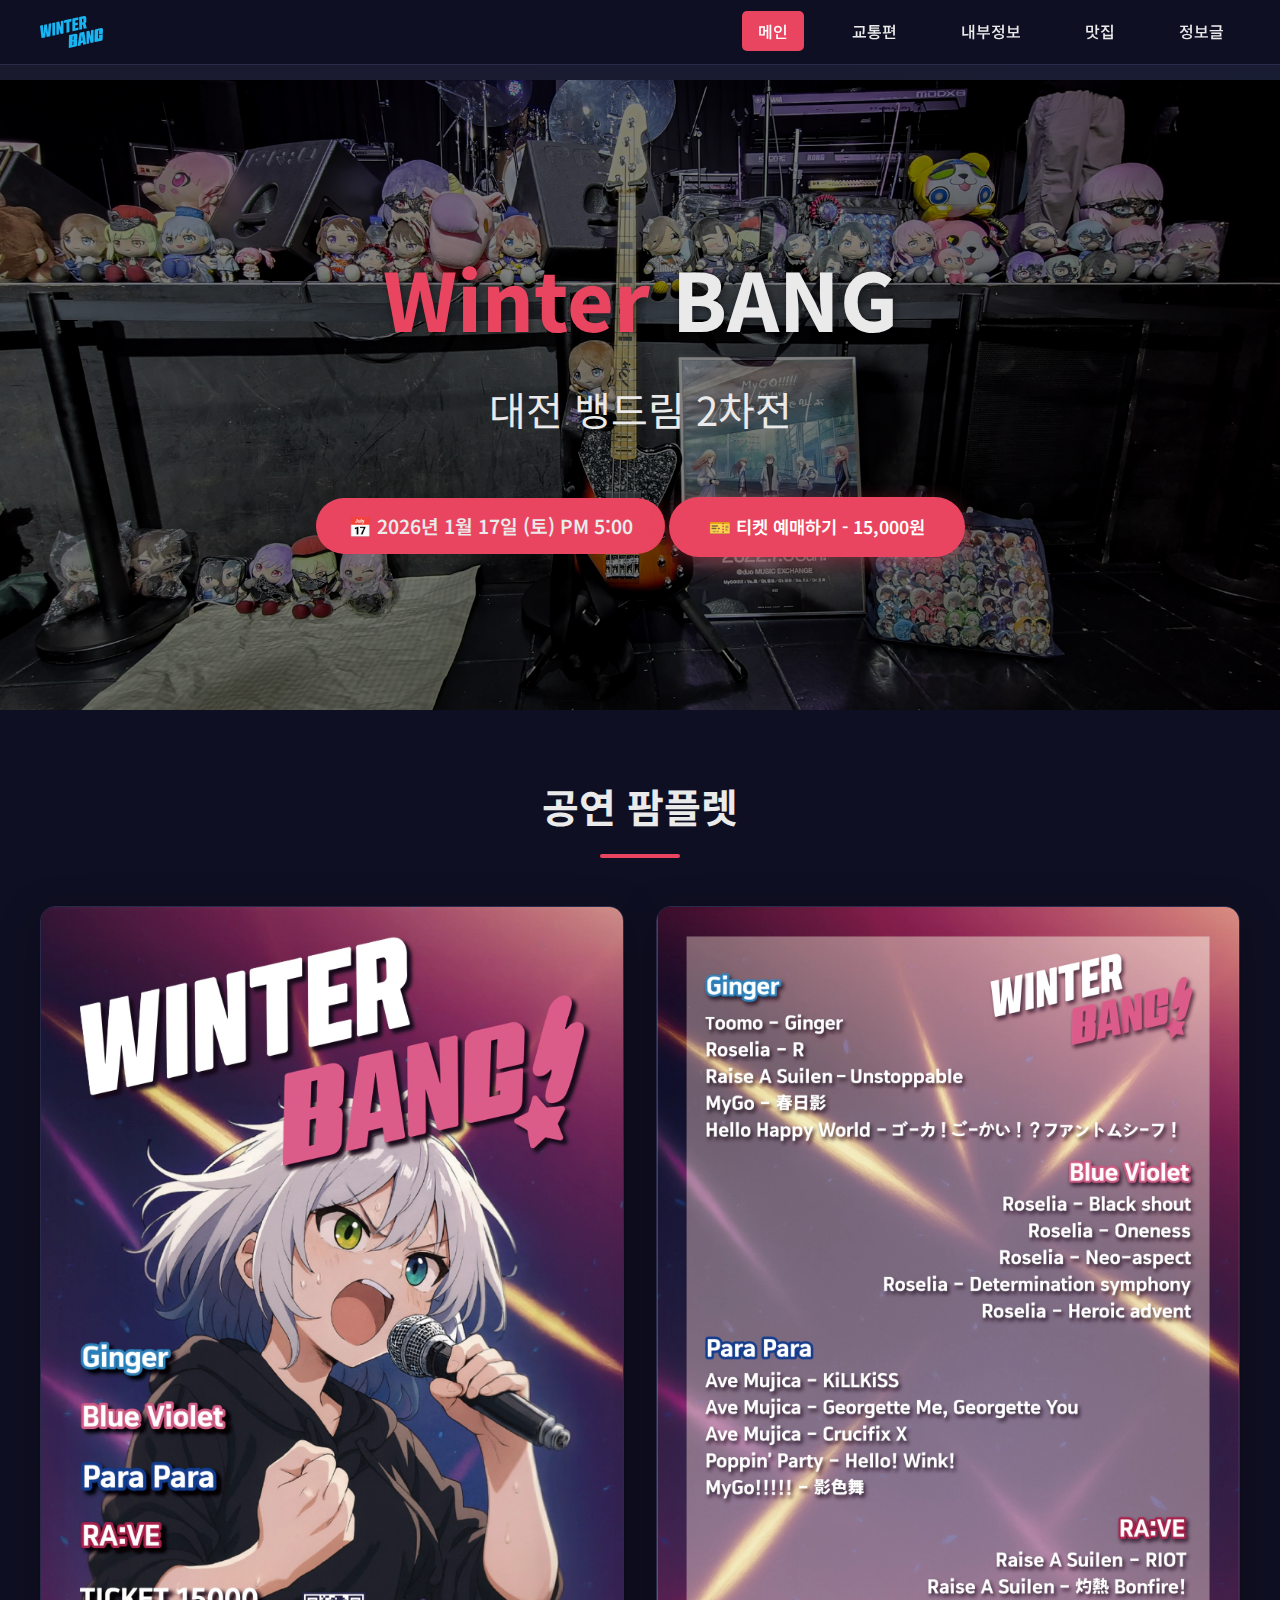
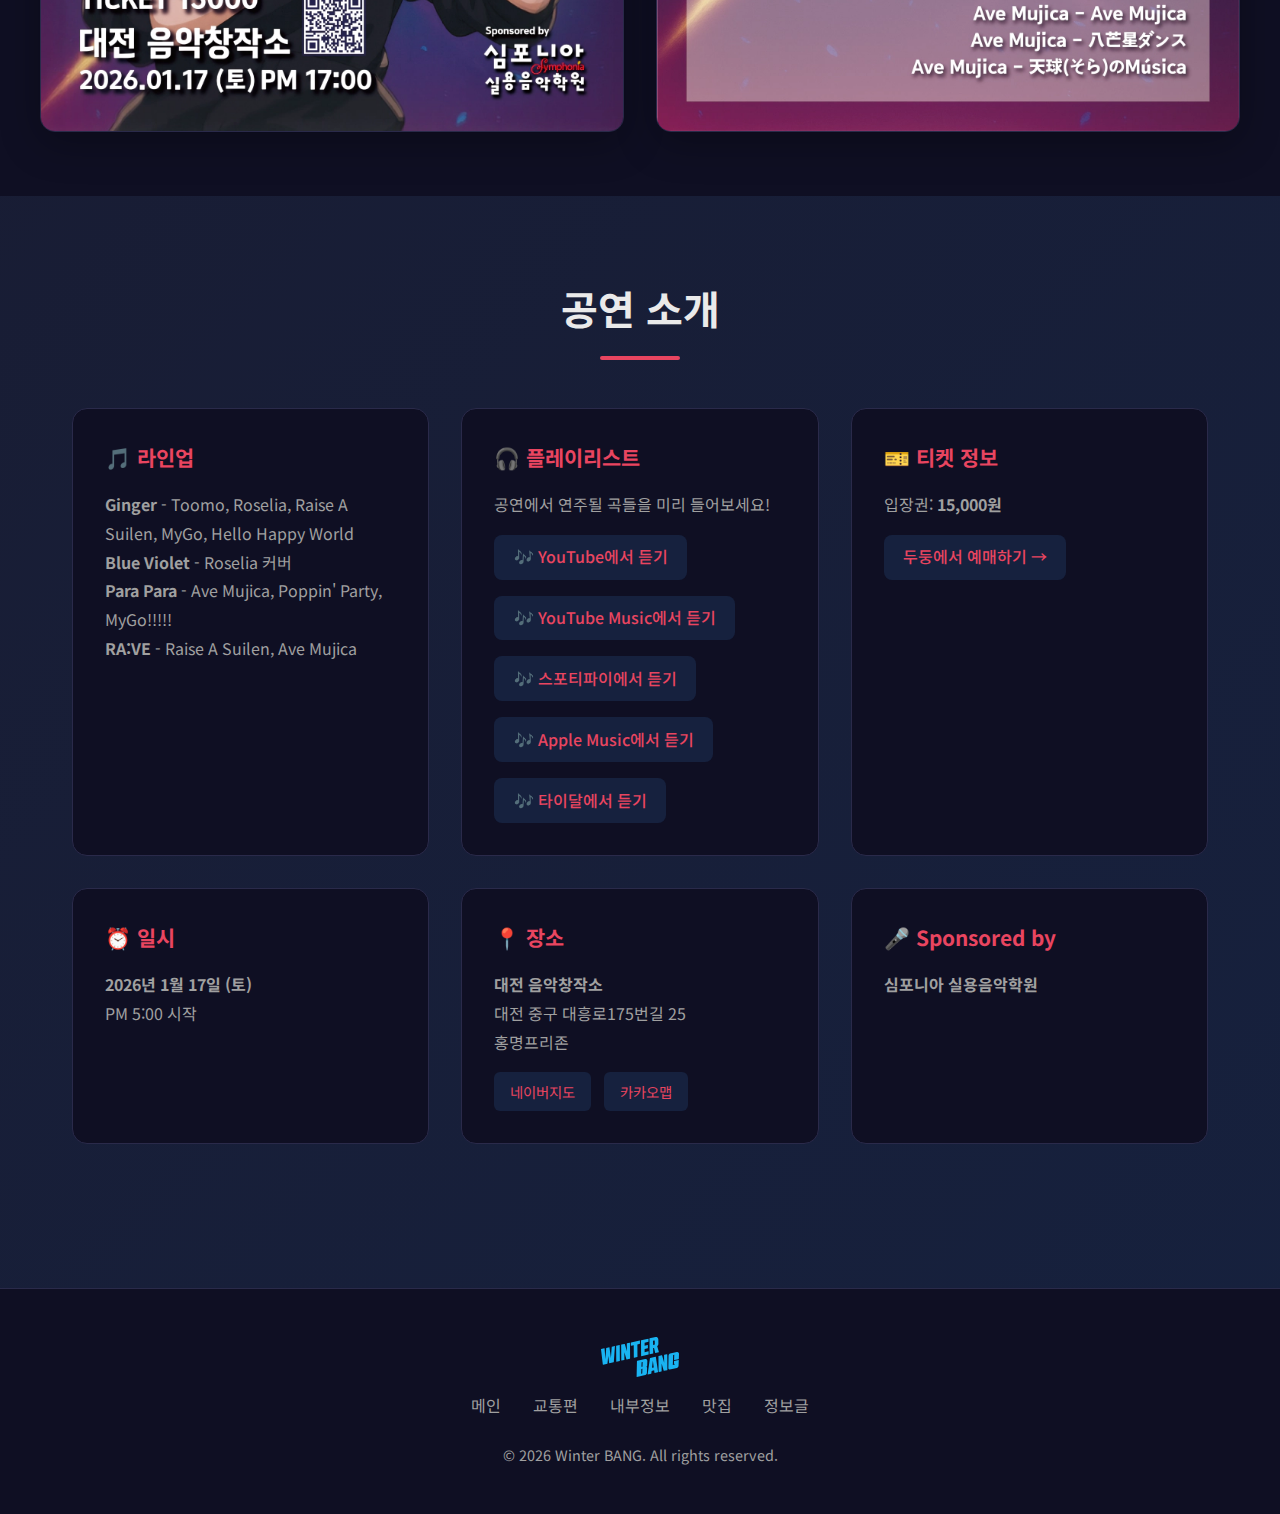
<file: index.html>
<!DOCTYPE html>
<html lang="ko">
<head>
    <meta charset="UTF-8">
    <meta name="viewport" content="width=device-width, initial-scale=1.0">
    <meta name="description" content="Winter BANG - 2026.01.17 대전 음악창작소에서 펼쳐지는 특별한 밴드 공연">
    <title>Winter BANG | 밴드 공연 라이브</title>
    <link rel="preconnect" href="https://fonts.googleapis.com">
    <link rel="preconnect" href="https://fonts.gstatic.com" crossorigin>
    <link href="https://fonts.googleapis.com/css2?family=Noto+Sans+KR:wght@400;500;700;800&display=swap" rel="stylesheet">
    <link rel="stylesheet" href="css/style.css">
</head>
<body>
    <!-- 네비게이션 -->
    <nav class="navbar">
        <div class="nav-container">
            <a href="index.html" class="nav-logo">
                <img src="src/title.svg" alt="Winter BANG" class="logo-svg">
            </a>
            <ul class="nav-menu">
                <li><a href="index.html" class="active">메인</a></li>
                <li><a href="transport.html">교통편</a></li>
                <li><a href="venue.html">내부정보</a></li>
                <li><a href="food.html">맛집</a></li>
                <li><a href="posts.html">정보글</a></li>
            </ul>
            <div class="hamburger" onclick="toggleMenu()">
                <span></span>
                <span></span>
                <span></span>
            </div>
        </div>
    </nav>

    <!-- 메인 컨텐츠 -->
    <main class="main-content">
        <!-- 히어로 섹션 (배너) -->
        <section class="hero">
            <div class="hero-content">
                <h1 class="hero-title">
                    <span class="highlight">Winter</span> BANG
                </h1>
                <p class="hero-subtitle">대전 뱅드림 2차전</p>
                <div class="hero-date">
                    📅 2026년 1월 17일 (토) PM 5:00
                </div>
                <a href="https://dudoong.com/events/1087" target="_blank" class="ticket-btn">🎫 티켓 예매하기 - 15,000원</a>
            </div>
        </section>

        <!-- 팜플렛 섹션 -->
        <section class="section pamphlet-section">
            <h2 class="section-title">공연 팜플렛</h2>
            <div class="pamphlet-grid">
                <div class="pamphlet-item">
                    <img src="src/image/7A1C538789B306EAD39.webp" alt="Winter BANG 셋리스트">
                </div>
                <div class="pamphlet-item">
                    <img src="src/image/5A9E2D8D975AF21BCB0.webp" alt="Winter BANG 메인 포스터">
                </div>
            </div>
        </section>

        <!-- 공연 소개 섹션 -->
        <section class="section">
            <h2 class="section-title">공연 소개</h2>
            <div class="intro-grid">
                <div class="intro-card">
                    <h3>🎵 라인업</h3>
                    <p><strong>Ginger</strong> - Toomo, Roselia, Raise A Suilen, MyGo, Hello Happy World<br>
                    <strong>Blue Violet</strong> - Roselia 커버<br>
                    <strong>Para Para</strong> - Ave Mujica, Poppin' Party, MyGo!!!!!<br>
                    <strong>RA:VE</strong> - Raise A Suilen, Ave Mujica</p>
                </div>
                <div class="intro-card">
                    <h3>🎧 플레이리스트</h3>
                    <p>공연에서 연주될 곡들을 미리 들어보세요!</p>
                    <a href="https://www.youtube.com/playlist?list=PL8x8qc3UcMfkDGCNsgiZBWmYkDSTKov5L" target="_blank" class="playlist-link">🎶 YouTube에서 듣기</a>
                    <a href="https://music.youtube.com/playlist?list=PL8x8qc3UcMfkDGCNsgiZBWmYkDSTKov5L&si=s0g2UILh6AA4Zdx5" target="_blank" class="playlist-link">🎶 YouTube Music에서 듣기</a>
                    <a href="https://open.spotify.com/playlist/2t06wntcwC5hcbdn45HI7o?si=8pvB9s17TpOL187lwJCMvw" target="_blank" class="playlist-link">🎶 스포티파이에서 듣기</a>
                    <a href="https://music.apple.com/kr/playlist/26-01-17-winter-bang/pl.u-KVXBkl3TLJWD3Aa" target="_blank" class="playlist-link">🎶 Apple Music에서 듣기</a>
                    <a href="https://tidal.com/playlist/c69394cf-fd54-40c7-8377-bea656c5f0c9" target="_blank" class="playlist-link">🎶 타이달에서 듣기</a>
                </div>
                <div class="intro-card">
                    <h3>🎫 티켓 정보</h3>
                    <p>입장권: <strong>15,000원</strong></p>
                    <a href="https://dudoong.com/events/1087" target="_blank" class="ticket-link">두둥에서 예매하기 →</a>
                </div>
                <div class="intro-card">
                    <h3>⏰ 일시</h3>
                    <p><strong>2026년 1월 17일 (토)</strong><br>PM 5:00 시작</p>
                </div>
                <div class="intro-card">
                    <h3>📍 장소</h3>
                    <p><strong>대전 음악창작소</strong><br>대전 중구 대흥로175번길 25<br>홍명프리존</p>
                    <div class="map-links">
                        <a href="https://map.naver.com/p/entry/place/1360550840" target="_blank">네이버지도</a>
                        <a href="https://map.kakao.com/?itemId=613163072" target="_blank">카카오맵</a>
                    </div>
                </div>
                <div class="intro-card">
                    <h3>🎤 Sponsored by</h3>
                    <p><strong>심포니아 실용음악학원</strong></p>
                </div>
            </div>
        </section>
    </main>

    <!-- 푸터 -->
    <footer class="footer">
        <div class="footer-content">
            <div class="footer-logo">
                <img src="src/title.svg" alt="Winter BANG" class="logo-svg">
            </div>
            <div class="footer-links">
                <a href="index.html">메인</a>
                <a href="transport.html">교통편</a>
                <a href="venue.html">내부정보</a>
                <a href="food.html">맛집</a>
                <a href="posts.html">정보글</a>
            </div>
            <p class="copyright">© 2026 Winter BANG. All rights reserved.</p>
        </div>
    </footer>

    <script>
        function toggleMenu() {
            document.querySelector('.nav-menu').classList.toggle('active');
        }
    </script>
</body>
</html>
</file>
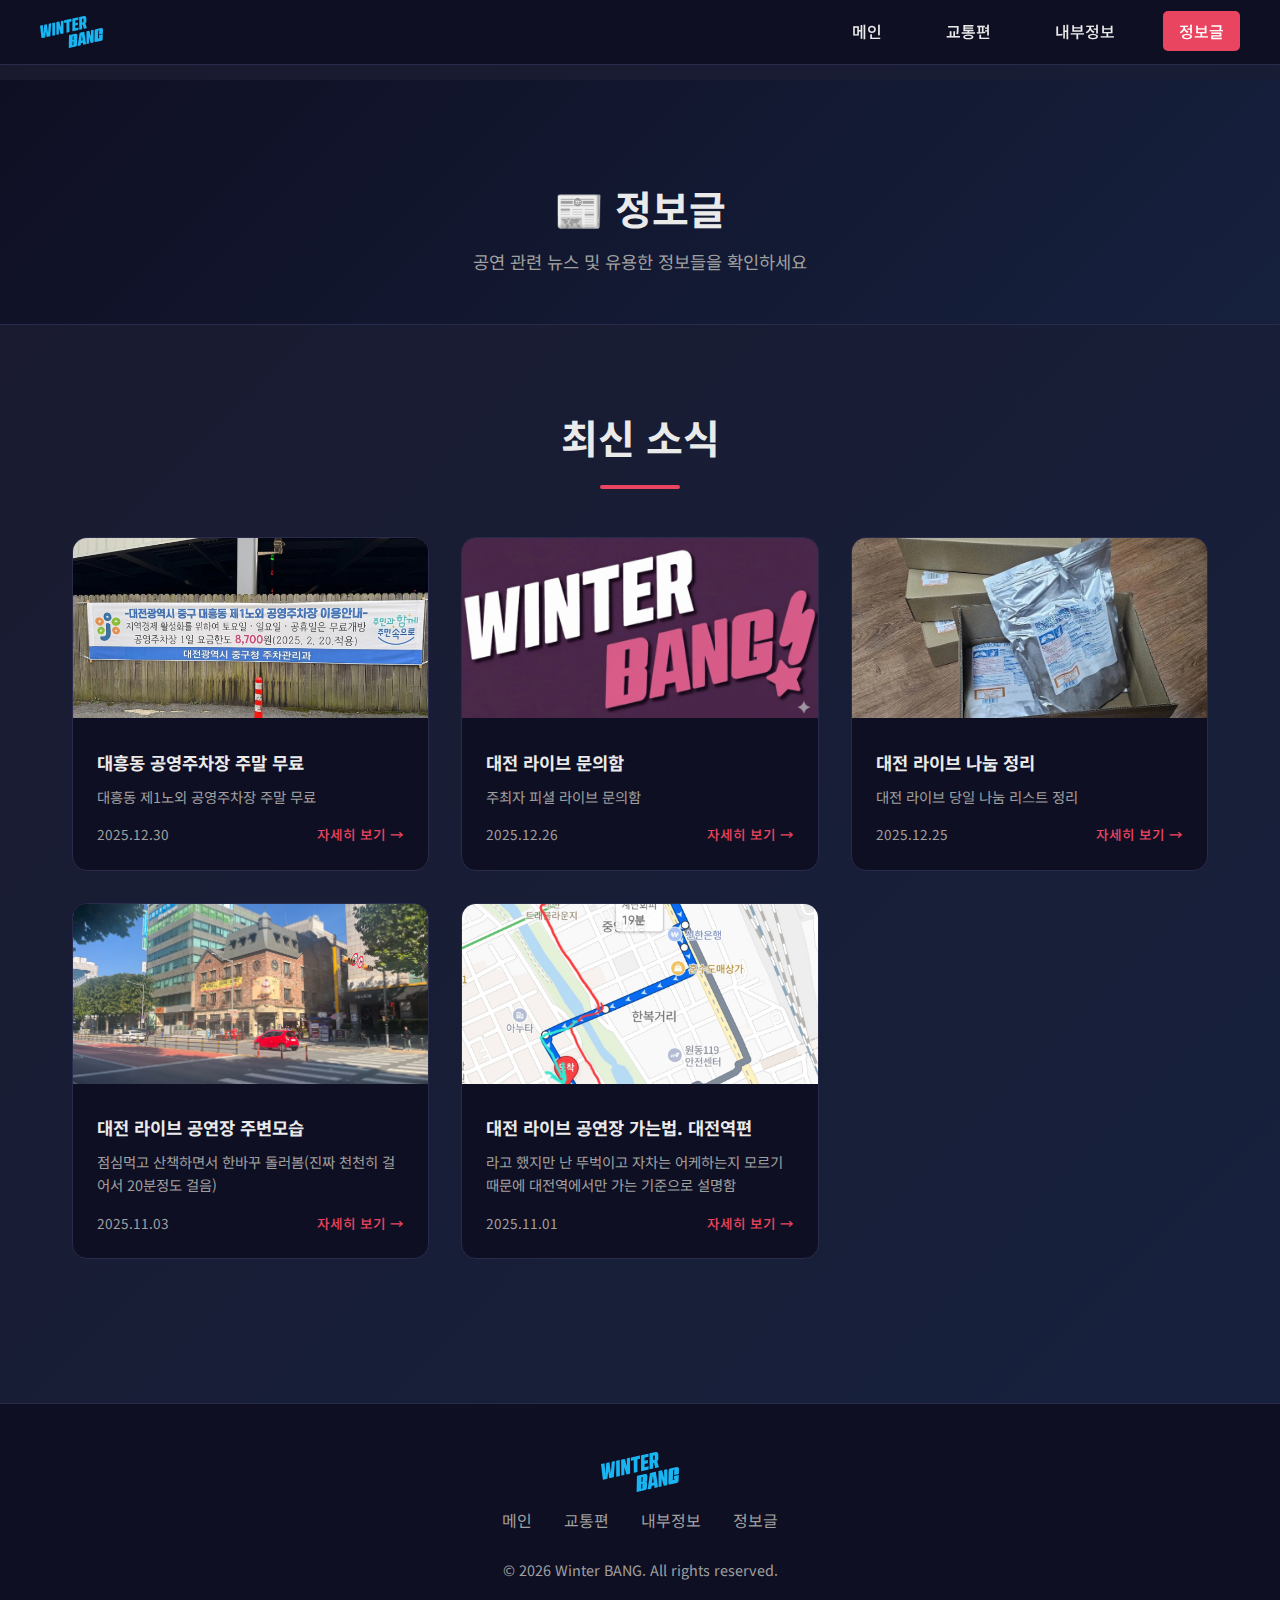
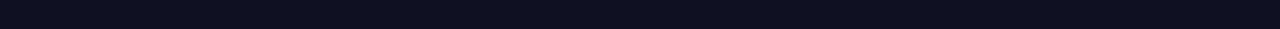
<file: posts.html>
<!DOCTYPE html>
<html lang="ko">
<head>
    <meta charset="UTF-8">
    <meta name="viewport" content="width=device-width, initial-scale=1.0">
    <meta name="description" content="Winter BANG 관련 정보글 및 링크 모음">
    <title>정보글 | Winter BANG</title>
    <link rel="preconnect" href="https://fonts.googleapis.com">
    <link rel="preconnect" href="https://fonts.gstatic.com" crossorigin>
    <link href="https://fonts.googleapis.com/css2?family=Noto+Sans+KR:wght@400;500;700;800&display=swap" rel="stylesheet">
    <link rel="stylesheet" href="css/style.css">
</head>
<body>
    <!-- 네비게이션 -->
    <nav class="navbar">
        <div class="nav-container">
            <a href="index.html" class="nav-logo">
                <img src="src/title.svg" alt="Winter BANG" class="logo-svg">
            </a>
            <ul class="nav-menu">
                <li><a href="index.html">메인</a></li>
                <li><a href="transport.html">교통편</a></li>
                <li><a href="venue.html">내부정보</a></li>
                <li><a href="posts.html" class="active">정보글</a></li>
            </ul>
            <div class="hamburger" onclick="toggleMenu()">
                <span></span>
                <span></span>
                <span></span>
            </div>
        </div>
    </nav>

    <!-- 메인 컨텐츠 -->
    <main class="main-content">
        <!-- 페이지 헤더 -->
        <header class="page-header">
            <h1>📰 정보글</h1>
            <p>공연 관련 뉴스 및 유용한 정보들을 확인하세요</p>
        </header>

        <section class="section">
            <h2 class="section-title">최신 소식</h2>
            <div id="posts-grid" class="posts-grid">
                <!-- CSV에서 동적으로 로드됩니다 -->
                <div class="loading-message">게시글을 불러오는 중...</div>
            </div>
        </section>
    </main>

    <!-- 푸터 -->
    <footer class="footer">
        <div class="footer-content">
            <div class="footer-logo">
                <img src="src/title.svg" alt="Winter BANG" class="logo-svg">
            </div>
            <div class="footer-links">
                <a href="index.html">메인</a>
                <a href="transport.html">교통편</a>
                <a href="venue.html">내부정보</a>
                <a href="posts.html">정보글</a>
            </div>
            <p class="copyright">© 2026 Winter BANG. All rights reserved.</p>
        </div>
    </footer>

    <script>
        function toggleMenu() {
            document.querySelector('.nav-menu').classList.toggle('active');
        }

        // CSV 파싱 함수
        function parseCSV(csvText) {
            const lines = csvText.trim().split('\n');
            const headers = lines[0].split(',');
            const posts = [];

            for (let i = 1; i < lines.length; i++) {
                const values = [];
                let current = '';
                let inQuotes = false;

                for (let char of lines[i]) {
                    if (char === '"') {
                        inQuotes = !inQuotes;
                    } else if (char === ',' && !inQuotes) {
                        values.push(current.trim());
                        current = '';
                    } else {
                        current += char;
                    }
                }
                values.push(current.trim());

                if (values.length >= 5) {
                    posts.push({
                        title: values[0],
                        url: values[1],
                        preview: values[2],
                        image: values[3],
                        date: values[4]
                    });
                }
            }
            return posts;
        }

        // 날짜 포맷 함수
        function formatDate(dateStr) {
            const date = new Date(dateStr);
            if (isNaN(date)) return dateStr;
            return `${date.getFullYear()}.${String(date.getMonth() + 1).padStart(2, '0')}.${String(date.getDate()).padStart(2, '0')}`;
        }

        // 게시글 카드 생성 함수
        function createPostCard(post) {
            const imagePath = `src/image/posts/${post.image}`;
            return `
                <a href="${post.url}" target="_blank" rel="noopener noreferrer" class="post-card">
                    <img src="${imagePath}" alt="${post.title}" class="post-card-image" 
                         onerror="this.outerHTML='<div class=\\'post-card-image placeholder-img\\'>📰</div>'">
                    <div class="post-card-content">
                        <h3>${post.title}</h3>
                        <p>${post.preview}</p>
                        <div class="post-card-meta">
                            <span>${formatDate(post.date)}</span>
                            <span class="post-card-link">자세히 보기 →</span>
                        </div>
                    </div>
                </a>
            `;
        }

        // CSV 로드 및 렌더링
        async function loadPosts() {
            const postsGrid = document.getElementById('posts-grid');
            
            try {
                const response = await fetch('src/data/posts.csv');
                if (!response.ok) throw new Error('CSV 파일을 찾을 수 없습니다.');
                
                const csvText = await response.text();
                const posts = parseCSV(csvText);

                if (posts.length === 0) {
                    postsGrid.innerHTML = '<div class="no-posts">등록된 게시글이 없습니다.</div>';
                    return;
                }

                // 날짜순 정렬 (최신순)
                posts.sort((a, b) => new Date(b.date) - new Date(a.date));

                postsGrid.innerHTML = posts.map(post => createPostCard(post)).join('');
            } catch (error) {
                console.error('게시글 로드 실패:', error);
                postsGrid.innerHTML = `
                    <div class="error-message">
                        게시글을 불러올 수 없습니다.<br>
                        <small>src/data/posts.csv 파일을 확인해주세요.</small>
                    </div>
                `;
            }
        }

        // 페이지 로드 시 실행
        document.addEventListener('DOMContentLoaded', loadPosts);
    </script>
</body>
</html>
</file>
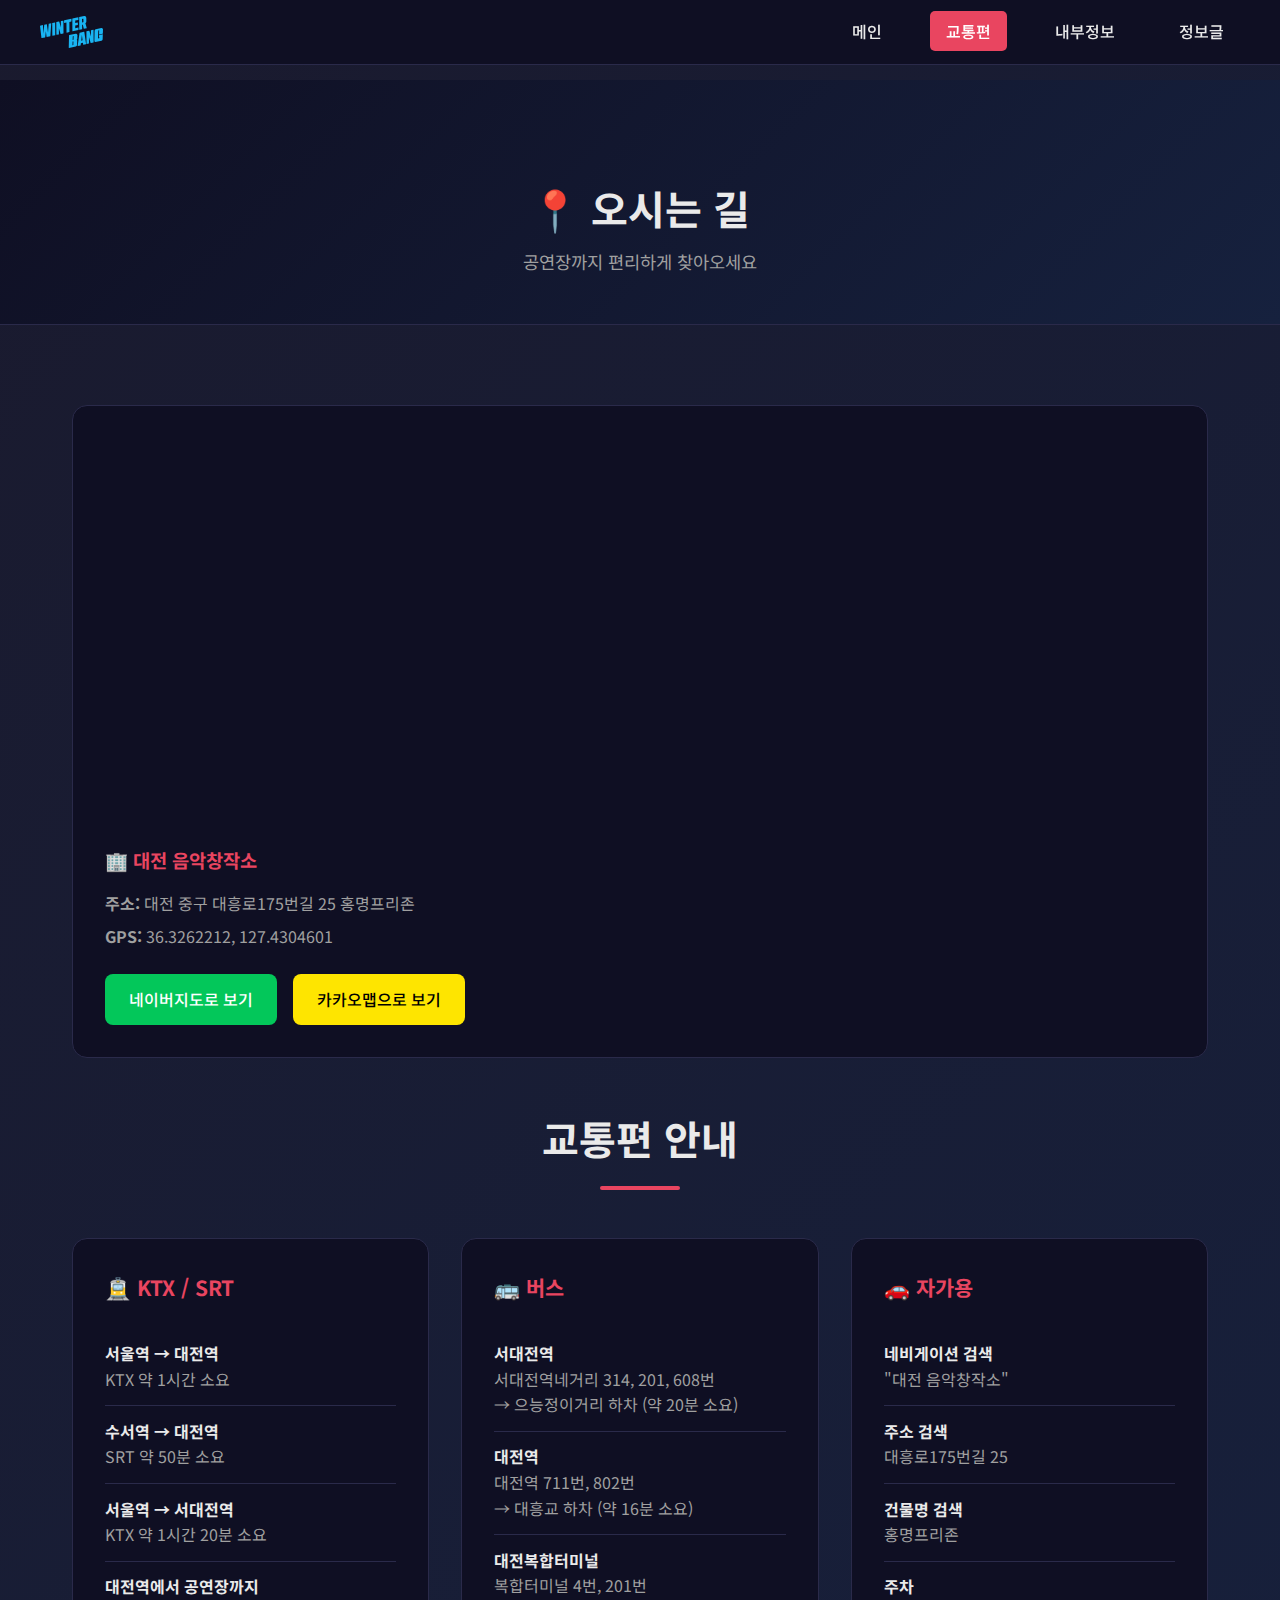
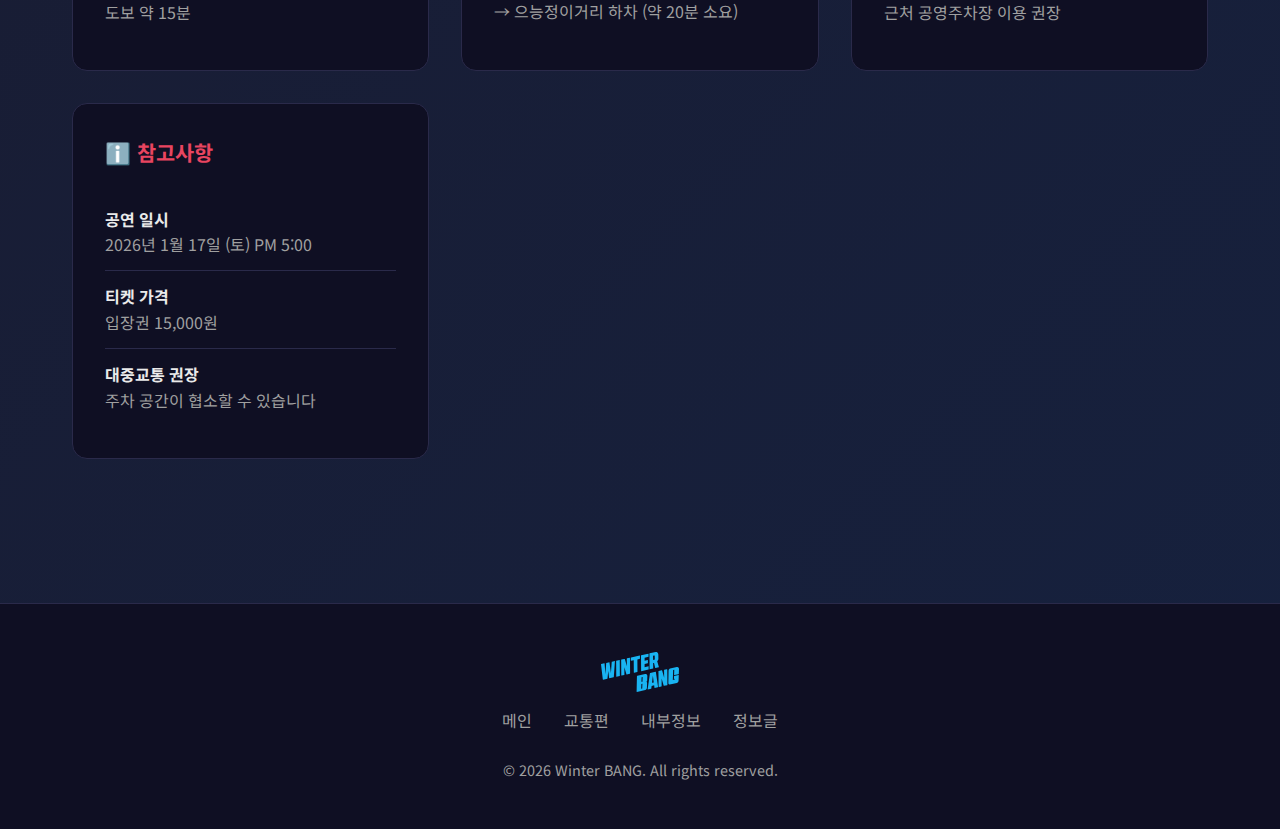
<file: transport.html>
<!DOCTYPE html>
<html lang="ko">
<head>
    <meta charset="UTF-8">
    <meta name="viewport" content="width=device-width, initial-scale=1.0">
    <meta name="description" content="Winter BANG 공연장 오시는 길 및 교통편 안내 - 대전 음악창작소">
    <title>교통편 | Winter BANG</title>
    <link rel="preconnect" href="https://fonts.googleapis.com">
    <link rel="preconnect" href="https://fonts.gstatic.com" crossorigin>
    <link href="https://fonts.googleapis.com/css2?family=Noto+Sans+KR:wght@400;500;700;800&display=swap" rel="stylesheet">
    <link rel="stylesheet" href="css/style.css">
</head>
<body>
    <!-- 네비게이션 -->
    <nav class="navbar">
        <div class="nav-container">
            <a href="index.html" class="nav-logo">
                <img src="src/title.svg" alt="Winter BANG" class="logo-svg">
            </a>
            <ul class="nav-menu">
                <li><a href="index.html">메인</a></li>
                <li><a href="transport.html" class="active">교통편</a></li>
                <li><a href="venue.html">내부정보</a></li>
                <li><a href="posts.html">정보글</a></li>
            </ul>
            <div class="hamburger" onclick="toggleMenu()">
                <span></span>
                <span></span>
                <span></span>
            </div>
        </div>
    </nav>

    <!-- 메인 컨텐츠 -->
    <main class="main-content">
        <!-- 페이지 헤더 -->
        <header class="page-header">
            <h1>📍 오시는 길</h1>
            <p>공연장까지 편리하게 찾아오세요</p>
        </header>

        <section class="section">
            <!-- 지도 섹션 -->
            <div class="map-container">
                <!-- Google Maps 대전 음악창작소 좌표 -->
                <iframe 
                    src="https://www.google.com/maps/embed?pb=!1m18!1m12!1m3!1d3214.5!2d127.4304601!3d36.3262212!2m3!1f0!2f0!3f0!3m2!1i1024!2i768!4f13.1!3m3!1m2!1s0x0%3A0x0!2zMzbCsDE5JzM0LjQiTiAxMjfCsDI1JzQ5LjciRQ!5e0!3m2!1sko!2skr!4v1234567890"
                    allowfullscreen="" 
                    loading="lazy" 
                    referrerpolicy="no-referrer-when-downgrade">
                </iframe>
                <div class="location-info">
                    <h3>🏢 대전 음악창작소</h3>
                    <p><strong>주소:</strong> 대전 중구 대흥로175번길 25 홍명프리존</p>
                    <p><strong>GPS:</strong> 36.3262212, 127.4304601</p>
                    <div class="map-buttons">
                        <a href="https://map.naver.com/p/entry/place/1360550840" target="_blank" class="map-btn naver">네이버지도로 보기</a>
                        <a href="https://map.kakao.com/?itemId=613163072" target="_blank" class="map-btn kakao">카카오맵으로 보기</a>
                    </div>
                </div>
            </div>

            <!-- 교통편 리스트 -->
            <h2 class="section-title">교통편 안내</h2>
            <div class="transport-list">
                <div class="transport-card">
                    <h3>🚊 KTX / SRT</h3>
                    <ul>
                        <li>
                            <strong>서울역 → 대전역</strong><br>
                            KTX 약 1시간 소요
                        </li>
                        <li>
                            <strong>수서역 → 대전역</strong><br>
                            SRT 약 50분 소요
                        </li>
                        <li>
                            <strong>서울역 → 서대전역</strong><br>
                            KTX 약 1시간 20분 소요
                        </li>
                        <li>
                            <strong>대전역에서 공연장까지</strong><br>
                            도보 약 15분
                        </li>
                    </ul>
                </div>

                <div class="transport-card">
                    <h3>🚌 버스</h3>
                    <ul>
                        <li>
                            <strong>서대전역</strong><br>
                            서대전역네거리 314, 201, 608번<br>
                            → 으능정이거리 하차 (약 20분 소요)
                        </li>
                        <li>
                            <strong>대전역</strong><br>
                            대전역 711번, 802번<br>
                            → 대흥교 하차 (약 16분 소요)
                        </li>
                        <li>
                            <strong>대전복합터미널</strong><br>
                            복합터미널 4번, 201번<br>
                            → 으능정이거리 하차 (약 20분 소요)
                        </li>
                    </ul>
                </div>

                <div class="transport-card">
                    <h3>🚗 자가용</h3>
                    <ul>
                        <li>
                            <strong>네비게이션 검색</strong><br>
                            "대전 음악창작소"
                        </li>
                        <li>
                            <strong>주소 검색</strong><br>
                            대흥로175번길 25
                        </li>
                        <li>
                            <strong>건물명 검색</strong><br>
                            홍명프리존
                        </li>                        <li>
                            <strong>주차</strong><br>
                            근처 공영주차장 이용 권장
                        </li>
                    </ul>
                </div>

                <div class="transport-card">
                    <h3>ℹ️ 참고사항</h3>
                    <ul>
                        <li>
                            <strong>공연 일시</strong><br>
                            2026년 1월 17일 (토) PM 5:00
                        </li>
                        <li>
                            <strong>티켓 가격</strong><br>
                            입장권 15,000원
                        </li>
                        <li>
                            <strong>대중교통 권장</strong><br>
                            주차 공간이 협소할 수 있습니다
                        </li>
                    </ul>
                </div>
            </div>
        </section>
    </main>

    <!-- 푸터 -->
    <footer class="footer">
        <div class="footer-content">
            <div class="footer-logo">
                <img src="src/title.svg" alt="Winter BANG" class="logo-svg">
            </div>
            <div class="footer-links">
                <a href="index.html">메인</a>
                <a href="transport.html">교통편</a>
                <a href="venue.html">내부정보</a>
                <a href="posts.html">정보글</a>
            </div>
            <p class="copyright">© 2026 Winter BANG. All rights reserved.</p>
        </div>
    </footer>

    <script>
        function toggleMenu() {
            document.querySelector('.nav-menu').classList.toggle('active');
        }
    </script>
</body>
</html>
</file>
<file: css/style.css>
/* 공통 스타일 */
* {
    margin: 0;
    padding: 0;
    box-sizing: border-box;
}

:root {
    --primary-color: #1a1a2e;
    --secondary-color: #16213e;
    --accent-color: #e94560;
    --text-color: #eaeaea;
    --text-muted: #a0a0a0;
    --card-bg: #0f0f23;
    --border-color: #2a2a4a;
}

body {
    font-family: 'Noto Sans KR', -apple-system, BlinkMacSystemFont, 'Segoe UI', sans-serif;
    background: linear-gradient(135deg, var(--primary-color) 0%, var(--secondary-color) 100%);
    color: var(--text-color);
    min-height: 100vh;
    line-height: 1.6;
}

a {
    color: var(--accent-color);
    text-decoration: none;
    transition: color 0.3s ease;
}

a:hover {
    color: #ff6b6b;
}

/* 네비게이션 */
.navbar {
    background: rgba(15, 15, 35, 0.95);
    backdrop-filter: blur(10px);
    padding: 1rem 2rem;
    position: fixed;
    width: 100%;
    top: 0;
    z-index: 1000;
    border-bottom: 1px solid var(--border-color);
}

.nav-container {
    max-width: 1200px;
    margin: 0 auto;
    display: flex;
    justify-content: space-between;
    align-items: center;
}

.nav-logo {
    display: flex;
    align-items: center;
}

.nav-logo .logo-svg {
    height: 32px;
    width: auto;
}

.nav-menu {
    display: flex;
    list-style: none;
    gap: 2rem;
}

.nav-menu a {
    color: var(--text-color);
    font-weight: 500;
    padding: 0.5rem 1rem;
    border-radius: 5px;
    transition: all 0.3s ease;
}

.nav-menu a:hover,
.nav-menu a.active {
    background: var(--accent-color);
    color: white;
}

.hamburger {
    display: none;
    flex-direction: column;
    cursor: pointer;
    gap: 5px;
}

.hamburger span {
    width: 25px;
    height: 3px;
    background: var(--text-color);
    transition: 0.3s;
}

/* 메인 컨텐츠 */
.main-content {
    padding-top: 80px;
}

/* 히어로 섹션 */
.hero {
    position: relative;
    height: 70vh;
    display: flex;
    align-items: center;
    justify-content: center;
    overflow: hidden;
    background-image: url('../src/image/bg.webp');
    background-size: cover;
    background-position: center;
    background-repeat: no-repeat;
}

.hero::before {
    content: '';
    position: absolute;
    top: 0;
    left: 0;
    width: 100%;
    height: 100%;
    background: rgba(0, 0, 0, 0.5);
    z-index: 0;
}

.hero-banner {
    position: absolute;
    width: 100%;
    height: 100%;
    object-fit: cover;
    opacity: 0.4;
}

.hero-content {
    position: relative;
    text-align: center;
    z-index: 1;
    padding: 2rem;
}

.hero-title {
    font-size: 5rem;
    font-weight: 800;
    margin-bottom: 1rem;
    text-shadow: 2px 2px 10px rgba(0, 0, 0, 0.5);
}

.hero-title .highlight {
    color: var(--accent-color);
}

.hero-subtitle {
    font-size: 2.5rem;
    color: #eaeaea;
    margin-bottom: 2rem;
}

.hero-date {
    font-size: 1.2rem;
    background: var(--accent-color);
    display: inline-block;
    padding: 0.8rem 2rem;
    border-radius: 50px;
    font-weight: 600;
}

/* 섹션 공통 */
.section {
    padding: 5rem 2rem;
    max-width: 1200px;
    margin: 0 auto;
}

.section-title {
    font-size: 2.5rem;
    text-align: center;
    margin-bottom: 3rem;
    position: relative;
}

.section-title::after {
    content: '';
    display: block;
    width: 80px;
    height: 4px;
    background: var(--accent-color);
    margin: 1rem auto 0;
    border-radius: 2px;
}

/* 공연 소개 */
.intro-grid {
    display: grid;
    grid-template-columns: repeat(auto-fit, minmax(300px, 1fr));
    gap: 2rem;
}

.intro-card {
    background: var(--card-bg);
    padding: 2rem;
    border-radius: 15px;
    border: 1px solid var(--border-color);
    transition: transform 0.3s ease, box-shadow 0.3s ease;
}

.intro-card:hover {
    transform: translateY(-5px);
    box-shadow: 0 10px 30px rgba(233, 69, 96, 0.2);
}

.intro-card h3 {
    color: var(--accent-color);
    font-size: 1.3rem;
    margin-bottom: 1rem;
    display: flex;
    align-items: center;
    gap: 0.5rem;
}

.intro-card p {
    color: var(--text-muted);
    line-height: 1.8;
}

/* 페이지 헤더 */
.page-header {
    background: linear-gradient(135deg, var(--card-bg) 0%, var(--secondary-color) 100%);
    padding: 6rem 2rem 3rem;
    text-align: center;
    border-bottom: 1px solid var(--border-color);
}

.page-header h1 {
    font-size: 2.5rem;
    margin-bottom: 0.5rem;
}

.page-header p {
    color: var(--text-muted);
    font-size: 1.1rem;
}

/* 지도 섹션 */
.map-container {
    background: var(--card-bg);
    border-radius: 15px;
    overflow: hidden;
    border: 1px solid var(--border-color);
    margin-bottom: 3rem;
}

.map-container iframe {
    width: 100%;
    height: 400px;
    border: none;
}

.location-info {
    padding: 2rem;
}

.location-info h3 {
    color: var(--accent-color);
    margin-bottom: 1rem;
}

.location-info p {
    color: var(--text-muted);
    margin-bottom: 0.5rem;
}

/* 교통편 리스트 */
.transport-list {
    display: grid;
    grid-template-columns: repeat(auto-fit, minmax(350px, 1fr));
    gap: 2rem;
}

.transport-card {
    background: var(--card-bg);
    padding: 2rem;
    border-radius: 15px;
    border: 1px solid var(--border-color);
}

.transport-card h3 {
    color: var(--accent-color);
    font-size: 1.3rem;
    margin-bottom: 1.5rem;
    display: flex;
    align-items: center;
    gap: 0.5rem;
}

.transport-card ul {
    list-style: none;
}

.transport-card li {
    padding: 0.8rem 0;
    border-bottom: 1px solid var(--border-color);
    color: var(--text-muted);
}

.transport-card li:last-child {
    border-bottom: none;
}

.transport-card li strong {
    color: var(--text-color);
}

/* 갤러리 그리드 */
.gallery-grid {
    display: grid;
    grid-template-columns: repeat(auto-fit, minmax(300px, 1fr));
    gap: 1.5rem;
}

.gallery-item {
    position: relative;
    border-radius: 15px;
    overflow: hidden;
    aspect-ratio: 4/3;
    background: var(--card-bg);
    border: 1px solid var(--border-color);
}

.gallery-item img {
    width: 100%;
    height: 100%;
    object-fit: cover;
    transition: transform 0.5s ease;
}

.gallery-item:hover img {
    transform: scale(1.1);
}

.gallery-item .overlay {
    position: absolute;
    bottom: 0;
    left: 0;
    right: 0;
    background: linear-gradient(transparent, rgba(0, 0, 0, 0.9));
    padding: 2rem 1.5rem 1.5rem;
    transform: translateY(100%);
    transition: transform 0.3s ease;
}

.gallery-item:hover .overlay {
    transform: translateY(0);
}

.gallery-item .overlay h4 {
    color: var(--text-color);
    margin-bottom: 0.5rem;
}

.gallery-item .overlay p {
    color: var(--text-muted);
    font-size: 0.9rem;
}

/* 플레이스홀더 이미지 */
.placeholder-img {
    width: 100%;
    height: 100%;
    display: flex;
    align-items: center;
    justify-content: center;
    background: linear-gradient(135deg, var(--secondary-color) 0%, var(--card-bg) 100%);
    color: var(--text-muted);
    font-size: 1rem;
}

/* 정보글 그리드 */
.posts-grid {
    display: grid;
    grid-template-columns: repeat(auto-fit, minmax(280px, 1fr));
    gap: 2rem;
}

.post-card {
    background: var(--card-bg);
    border-radius: 15px;
    overflow: hidden;
    border: 1px solid var(--border-color);
    transition: transform 0.3s ease, box-shadow 0.3s ease;
    display: block;
}

.post-card:hover {
    transform: translateY(-8px);
    box-shadow: 0 15px 40px rgba(233, 69, 96, 0.15);
}

.post-card-image {
    width: 100%;
    height: 180px;
    object-fit: cover;
}

.post-card-content {
    padding: 1.5rem;
}

.post-card-content h3 {
    color: var(--text-color);
    font-size: 1.1rem;
    margin-bottom: 0.5rem;
    transition: color 0.3s ease;
}

.post-card:hover h3 {
    color: var(--accent-color);
}

.post-card-content p {
    color: var(--text-muted);
    font-size: 0.9rem;
    margin-bottom: 1rem;
}

.post-card-meta {
    display: flex;
    justify-content: space-between;
    align-items: center;
    font-size: 0.85rem;
    color: var(--text-muted);
}

.post-card-link {
    color: var(--accent-color);
    font-weight: 500;
}

/* 푸터 */
.footer {
    background: var(--card-bg);
    border-top: 1px solid var(--border-color);
    padding: 3rem 2rem;
    text-align: center;
    margin-top: 4rem;
}

.footer-content {
    max-width: 1200px;
    margin: 0 auto;
}

.footer-logo {
    margin-bottom: 1rem;
    display: flex;
    justify-content: center;
}

.footer-logo .logo-svg {
    height: 40px;
    width: auto;
}

.footer-links {
    display: flex;
    justify-content: center;
    gap: 2rem;
    margin-bottom: 1.5rem;
    flex-wrap: wrap;
}

.footer-links a {
    color: var(--text-muted);
}

.footer-links a:hover {
    color: var(--accent-color);
}

.social-links {
    display: flex;
    justify-content: center;
    gap: 1rem;
    margin-bottom: 1.5rem;
}

.social-links a {
    width: 40px;
    height: 40px;
    border-radius: 50%;
    background: var(--secondary-color);
    display: flex;
    align-items: center;
    justify-content: center;
    transition: background 0.3s ease;
}

.social-links a:hover {
    background: var(--accent-color);
}

.copyright {
    color: var(--text-muted);
    font-size: 0.9rem;
}

/* 반응형 */
@media (max-width: 768px) {
    .hamburger {
        display: flex;
    }

    .nav-menu {
        position: fixed;
        top: 70px;
        left: -100%;
        width: 100%;
        height: calc(100vh - 70px);
        background: var(--card-bg);
        flex-direction: column;
        align-items: center;
        justify-content: flex-start;
        padding-top: 2rem;
        transition: left 0.3s ease;
    }

    .nav-menu.active {
        left: 0;
    }

    .hero-title {
        font-size: 2rem;
    }

    .hero-subtitle {
        font-size: 1.1rem;
    }

    .section-title {
        font-size: 1.8rem;
    }

    .gallery-grid,
    .posts-grid {
        grid-template-columns: 1fr;
    }

    .transport-list {
        grid-template-columns: 1fr;
    }
}

/* 스크롤바 스타일 */
::-webkit-scrollbar {
    width: 10px;
}

::-webkit-scrollbar-track {
    background: var(--primary-color);
}

::-webkit-scrollbar-thumb {
    background: var(--accent-color);
    border-radius: 5px;
}

::-webkit-scrollbar-thumb:hover {
    background: #ff6b6b;
}

/* 팜플렛 섹션 */
.pamphlet-section {
    background: var(--card-bg);
    padding: 4rem 2rem;
    margin: 0;
    max-width: 100%;
}

.pamphlet-grid {
    display: grid;
    grid-template-columns: repeat(auto-fit, minmax(350px, 1fr));
    gap: 2rem;
    max-width: 1200px;
    margin: 0 auto;
}

.pamphlet-item {
    border-radius: 15px;
    overflow: hidden;
    box-shadow: 0 10px 40px rgba(0, 0, 0, 0.3);
    border: 1px solid var(--border-color);
    transition: transform 0.3s ease;
}

.pamphlet-item:hover {
    transform: scale(1.02);
}

.pamphlet-item img {
    width: 100%;
    height: auto;
    display: block;
}

/* 티켓 버튼 */
.ticket-btn {
    display: inline-block;
    margin-top: 1.5rem;
    padding: 1rem 2.5rem;
    background: var(--accent-color);
    color: white;
    font-size: 1.1rem;
    font-weight: 600;
    border-radius: 50px;
    transition: all 0.3s ease;
    box-shadow: 0 5px 20px rgba(233, 69, 96, 0.4);
}

.ticket-btn:hover {
    background: #ff6b6b;
    color: white;
    transform: translateY(-3px);
    box-shadow: 0 8px 30px rgba(233, 69, 96, 0.5);
}

/* 플레이리스트 링크 */
.playlist-link,
.ticket-link {
    display: inline-block;
    margin-top: 1rem;
    padding: 0.6rem 1.2rem;
    background: var(--secondary-color);
    border-radius: 8px;
    font-weight: 500;
    transition: all 0.3s ease;
}

.playlist-link:hover,
.ticket-link:hover {
    background: var(--accent-color);
    color: white;
}

/* 지도 링크 */
.map-links {
    display: flex;
    gap: 0.8rem;
    margin-top: 1rem;
    flex-wrap: wrap;
}

.map-links a {
    padding: 0.5rem 1rem;
    background: var(--secondary-color);
    border-radius: 6px;
    font-size: 0.9rem;
    transition: all 0.3s ease;
}

.map-links a:hover {
    background: var(--accent-color);
    color: white;
}

/* 지도 버튼 */
.map-buttons {
    display: flex;
    gap: 1rem;
    margin-top: 1.5rem;
    flex-wrap: wrap;
}

.map-btn {
    padding: 0.8rem 1.5rem;
    border-radius: 8px;
    font-weight: 500;
    transition: all 0.3s ease;
}

.map-btn.naver {
    background: #03c75a;
    color: white;
}

.map-btn.kakao {
    background: #fee500;
    color: #000;
}

.map-btn:hover {
    transform: translateY(-2px);
    box-shadow: 0 5px 15px rgba(0, 0, 0, 0.3);
}

/* 반응형 - 팜플렛 */
@media (max-width: 768px) {
    .pamphlet-grid {
        grid-template-columns: 1fr;
    }
    
    .ticket-btn {
        padding: 0.8rem 2rem;
        font-size: 1rem;
    }
}

/* 라이트박스 모달 */
.lightbox {
    display: none;
    position: fixed;
    z-index: 2000;
    left: 0;
    top: 0;
    width: 100%;
    height: 100%;
    background-color: rgba(0, 0, 0, 0.95);
    align-items: center;
    justify-content: center;
    flex-direction: column;
}

.lightbox-content {
    max-width: 90%;
    max-height: 80vh;
    object-fit: contain;
    border-radius: 8px;
    animation: zoomIn 0.3s ease;
}

@keyframes zoomIn {
    from {
        transform: scale(0.8);
        opacity: 0;
    }
    to {
        transform: scale(1);
        opacity: 1;
    }
}

.lightbox-close {
    position: absolute;
    top: 20px;
    right: 30px;
    color: #fff;
    font-size: 40px;
    font-weight: bold;
    cursor: pointer;
    transition: color 0.3s ease;
    z-index: 2001;
}

.lightbox-close:hover {
    color: var(--accent-color);
}

.lightbox-caption {
    color: #fff;
    text-align: center;
    padding: 1.5rem;
    max-width: 80%;
    line-height: 1.6;
}

.lightbox-caption strong {
    font-size: 1.3rem;
    color: var(--accent-color);
}

.lightbox-prev,
.lightbox-next {
    position: absolute;
    top: 50%;
    transform: translateY(-50%);
    background: rgba(255, 255, 255, 0.1);
    color: #fff;
    border: none;
    padding: 1rem 1.2rem;
    font-size: 1.5rem;
    cursor: pointer;
    border-radius: 50%;
    transition: all 0.3s ease;
}

.lightbox-prev:hover,
.lightbox-next:hover {
    background: var(--accent-color);
}

.lightbox-prev {
    left: 20px;
}

.lightbox-next {
    right: 20px;
}

@media (max-width: 768px) {
    .lightbox-prev,
    .lightbox-next {
        padding: 0.8rem 1rem;
        font-size: 1.2rem;
    }
    
    .lightbox-close {
        top: 10px;
        right: 15px;
        font-size: 30px;
    }
}

/* 로딩 및 에러 메시지 */
.loading-message,
.error-message,
.no-posts {
    grid-column: 1 / -1;
    text-align: center;
    padding: 3rem;
    color: var(--text-muted);
    font-size: 1.1rem;
}

.error-message {
    color: var(--accent-color);
}

.error-message small {
    display: block;
    margin-top: 0.5rem;
    color: var(--text-muted);
    font-size: 0.9rem;
}
</file>
